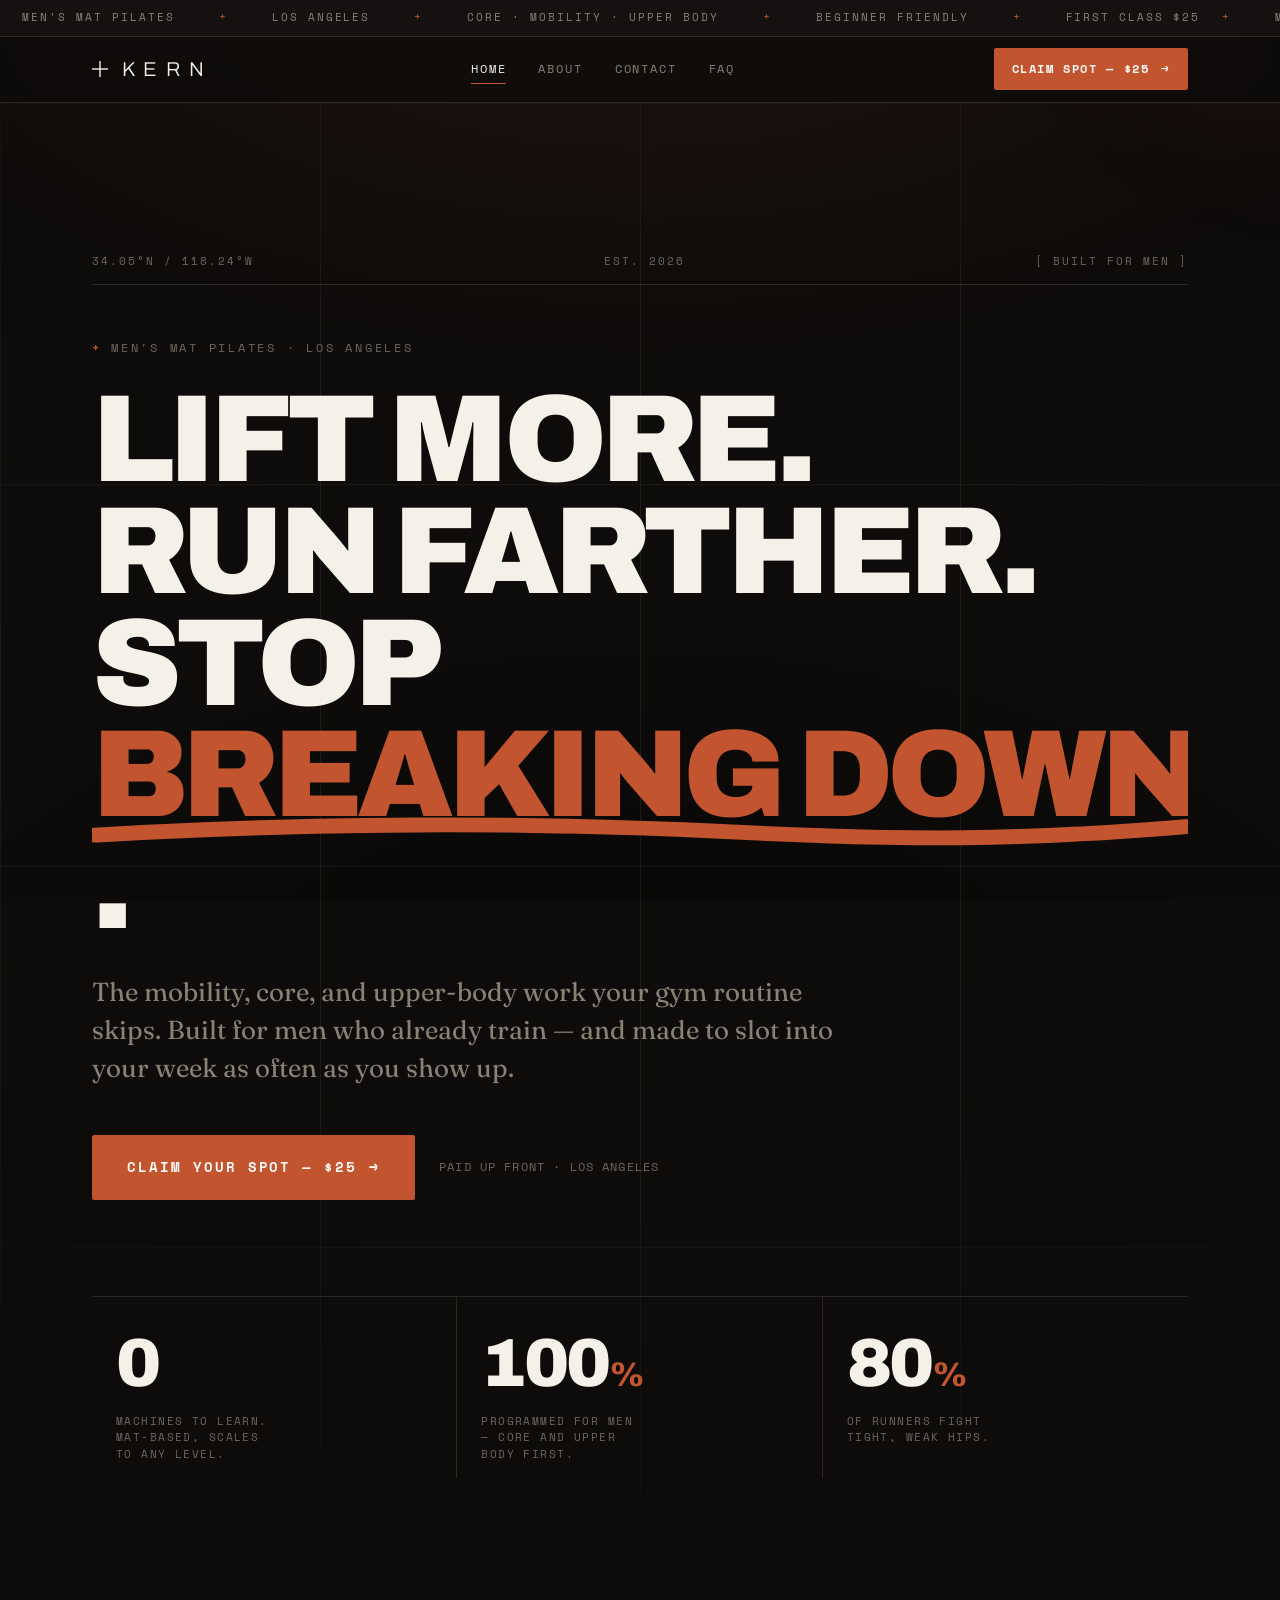
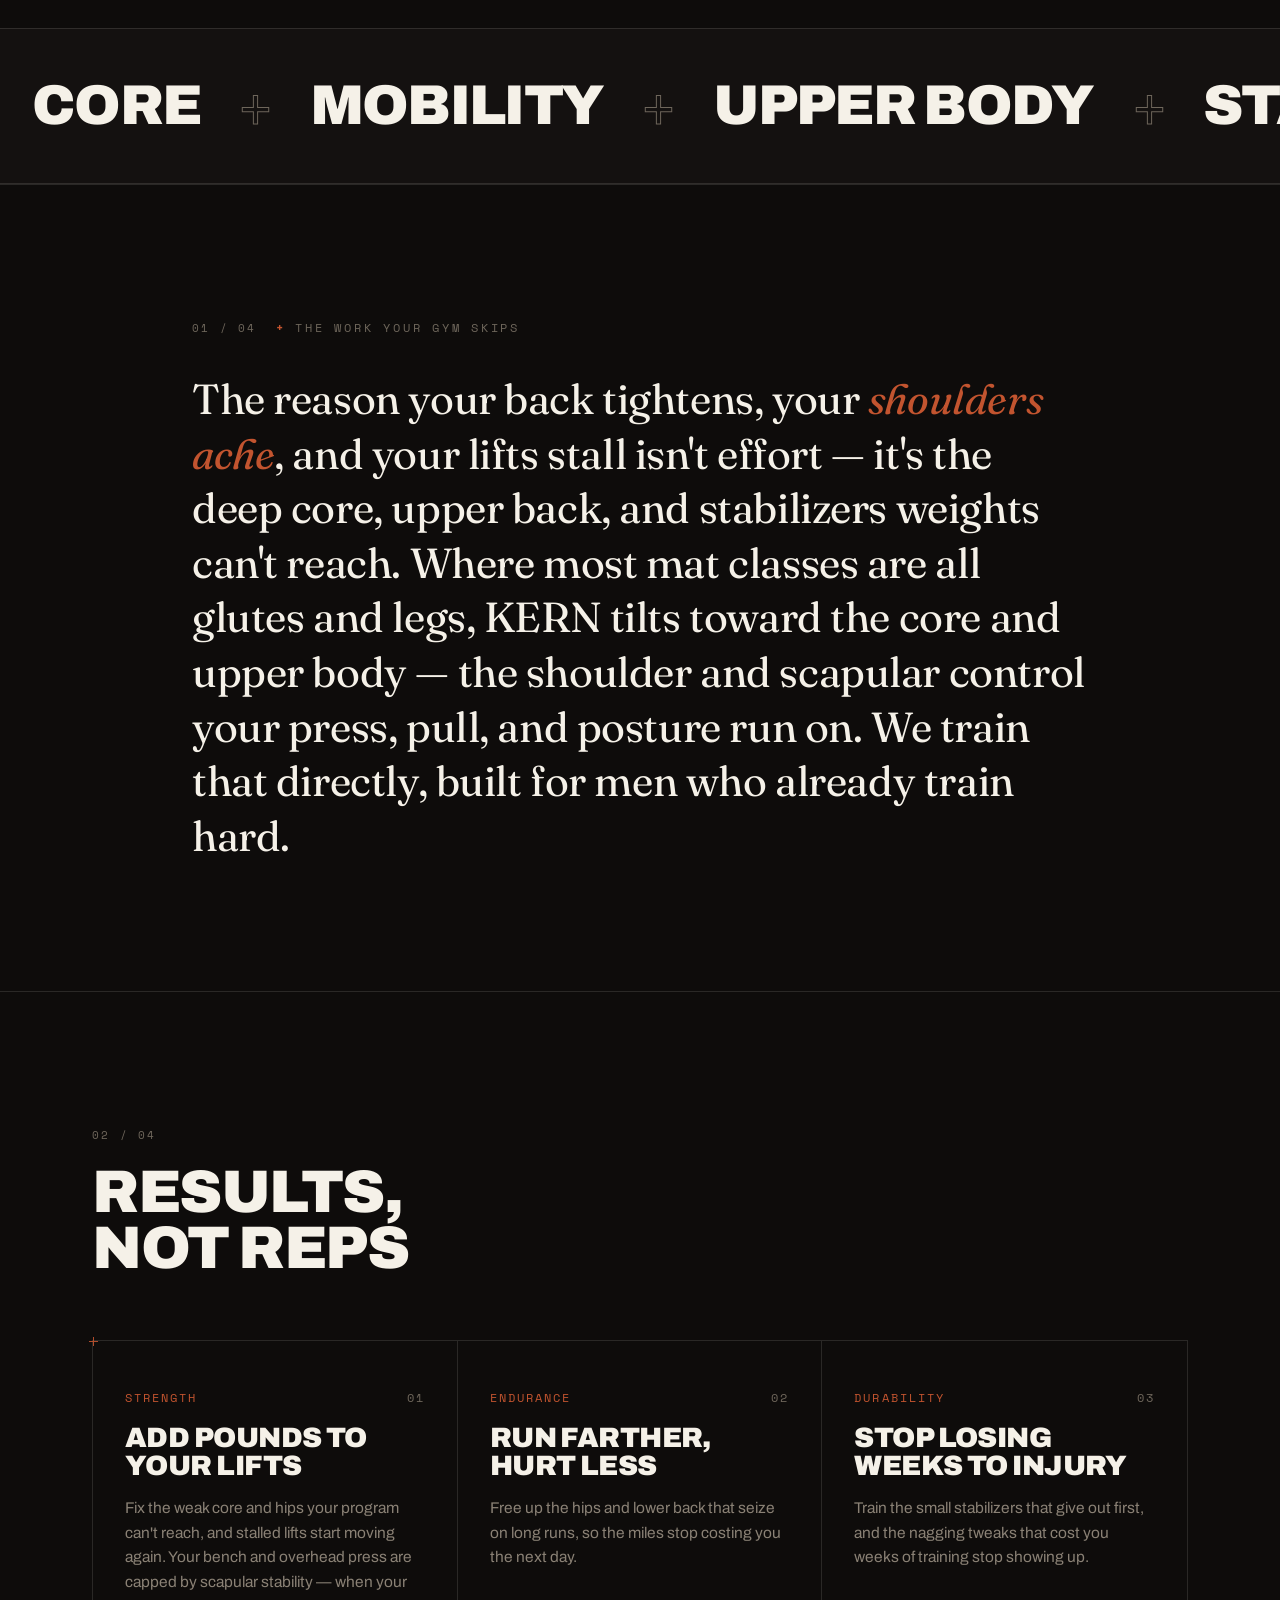
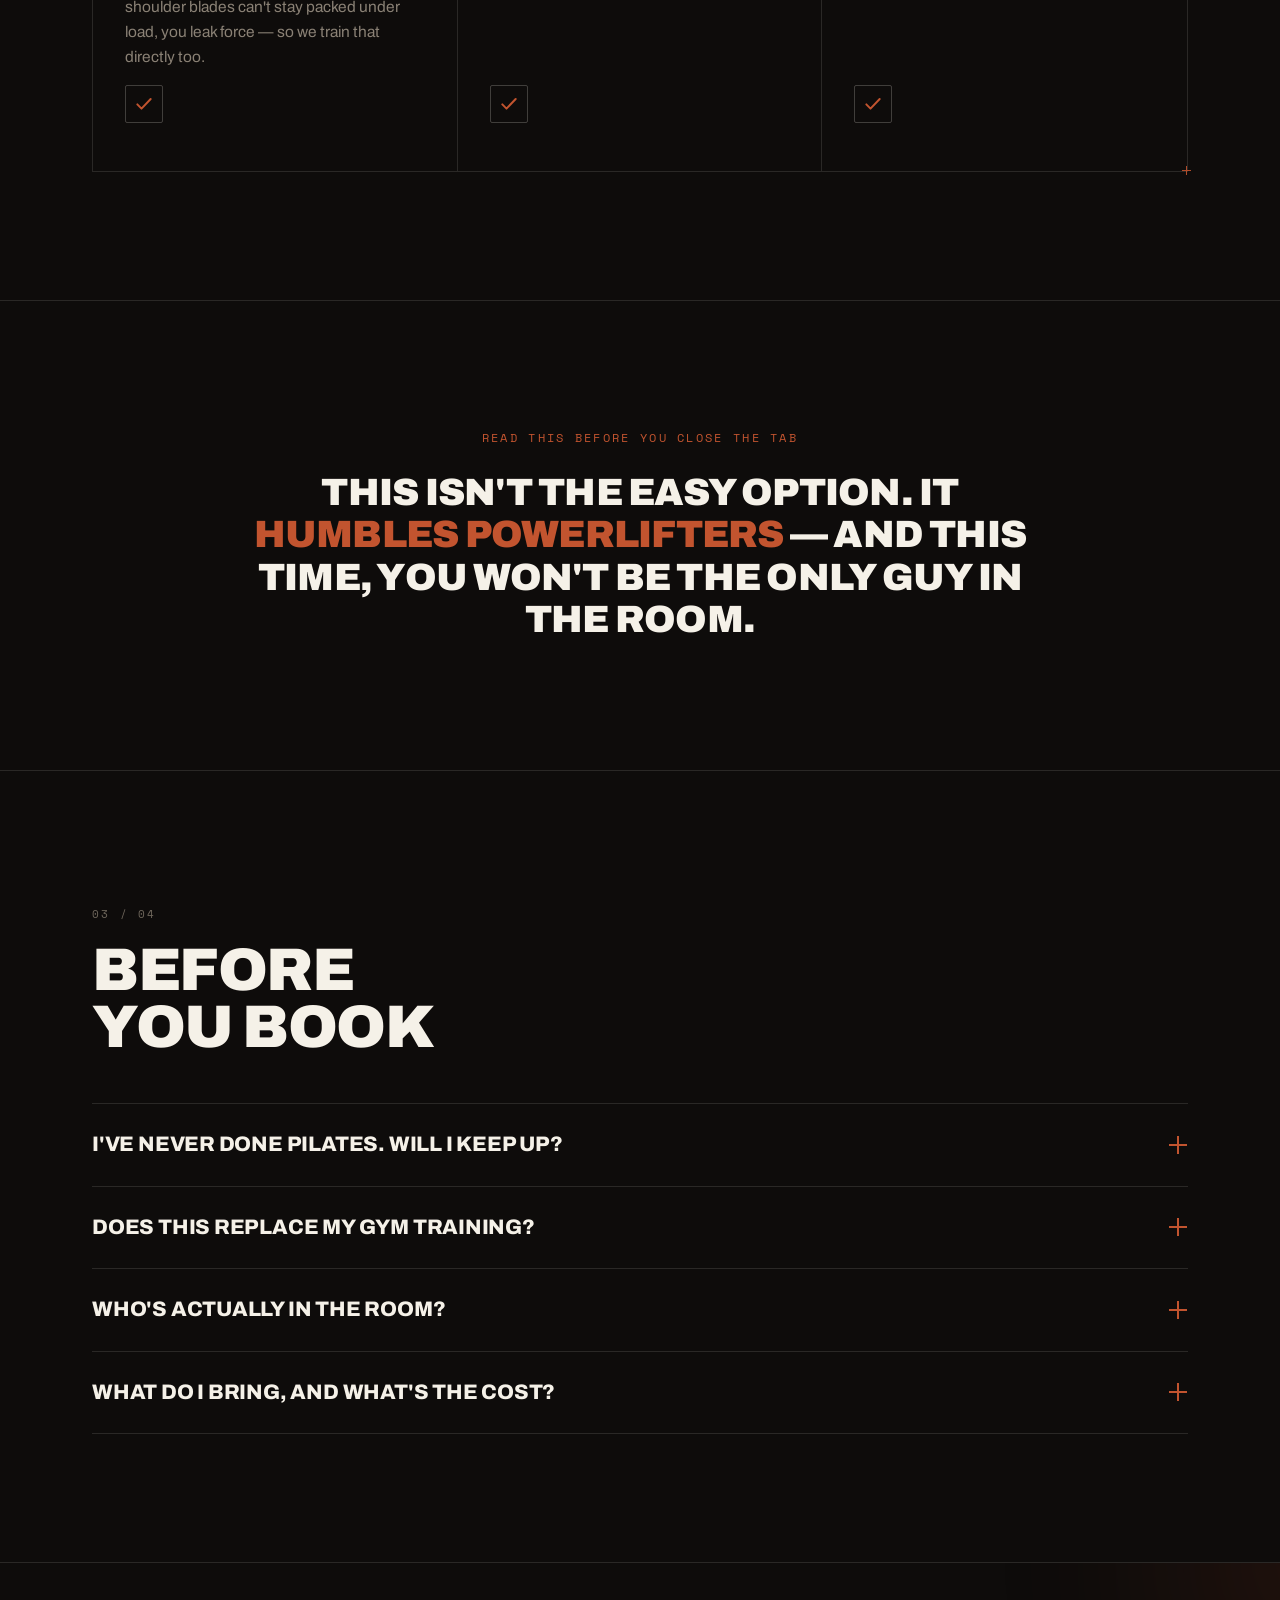
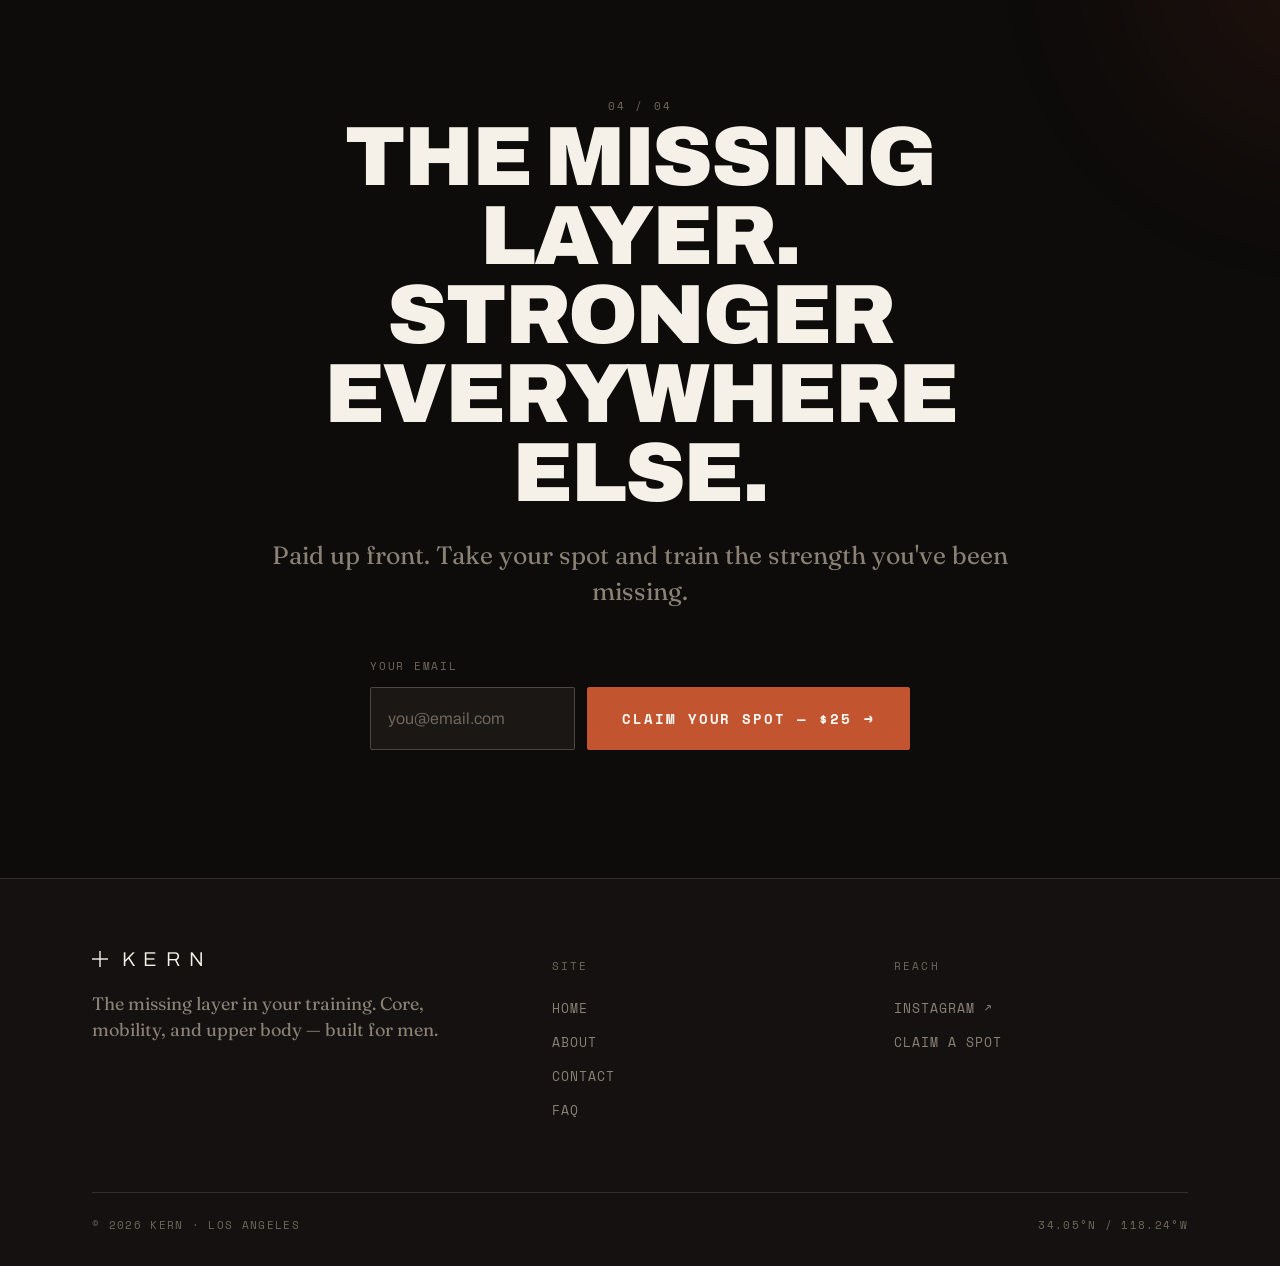
<file: index.html>
<!DOCTYPE html>
<html lang="en">
<head>
<meta charset="utf-8" />
<meta name="viewport" content="width=device-width, initial-scale=1" />
<title>KERN — Men's Mat Pilates, Los Angeles</title>
<meta name="description" content="The missing layer in men's training. Core, mobility, and upper-body work your gym routine skips. Mat Pilates built for men — Los Angeles." />
<meta property="og:title" content="KERN — Men's Mat Pilates, Los Angeles" />
<meta property="og:description" content="The work your gym skips: core, mobility, upper body. Built for men who already train. Los Angeles." />
<meta property="og:image" content="https://trainkern.com/assets/og.png" />
<meta name="theme-color" content="#0E0C0B" />
<link rel="icon" href="assets/mark.png" />
<script>document.documentElement.classList.add('js');</script>
<link rel="preconnect" href="https://fonts.googleapis.com" />
<link rel="preconnect" href="https://fonts.gstatic.com" crossorigin />
<link href="https://fonts.googleapis.com/css2?family=Archivo:wght@300;400;500;600;800;900&family=Fraunces:opsz,wght@9..144,400;9..144,500&family=Space+Mono:wght@400;700&display=swap" rel="stylesheet" />
<link rel="stylesheet" href="assets/kern.css" />
</head>
<body>

<!-- UTILITY TICKER -->
<div class="ticker" aria-hidden="true">
  <div class="ticker-track">
    <span>Men's mat Pilates<span></span>Los Angeles<span></span>Core · Mobility · Upper body<span></span>Beginner friendly<span></span>First class $25</span>
    <span>Men's mat Pilates<span></span>Los Angeles<span></span>Core · Mobility · Upper body<span></span>Beginner friendly<span></span>First class $25</span>
  </div>
</div>

<!-- NAV -->
<header class="nav">
  <div class="wrap">
    <a class="brand" href="index.html" aria-label="KERN home">
      <svg class="xh" viewBox="0 0 16 16" aria-hidden="true"><line x1="8" y1="0" x2="8" y2="16"/><line x1="0" y1="8" x2="16" y2="8"/></svg>
      <span class="word">KERN</span>
    </a>
    <nav class="nav-links" aria-label="Primary">
      <a href="index.html" aria-current="page">Home</a>
      <a href="about.html">About</a>
      <a href="contact.html">Contact</a>
      <a href="#faq">FAQ</a>
    </nav>
    <div class="nav-actions">
      <a class="btn btn--sm" href="#claim" data-magnetic>Claim spot — $25 <span class="arw">→</span></a>
    </div>
  </div>
</header>

<main id="top">

  <!-- HERO -->
  <section class="hero">
    <div class="gridlines" aria-hidden="true"></div>
    <div class="mesh" aria-hidden="true">
      <span class="blob b1"></span><span class="blob b2"></span><span class="blob b3"></span>
    </div>
    <div class="wrap">
      <div class="hero-coords" data-reveal>
        <span>34.05°N / 118.24°W</span>
        <span>Est. 2026</span>
        <span>[ BUILT FOR MEN ]</span>
      </div>
      <span class="eyebrow" data-reveal>Men's mat Pilates · Los Angeles</span>
      <h1 data-reveal data-d="1"><span class="line">Lift more.</span><span class="line">Run farther.</span><span class="line">Stop <span class="hl">breaking down<svg viewBox="0 0 300 20" preserveAspectRatio="none" aria-hidden="true"><path d="M4 13 C 60 6, 120 6, 170 11 S 250 16, 296 8" /></svg></span>.</span></h1>
      <p class="hero-sub" data-reveal data-d="2">The mobility, core, and upper-body work your gym routine skips. Built for men who already train — and made to slot into your week as often as you show up.</p>
      <div class="hero-cta" data-reveal data-d="2">
        <a class="btn btn--lg" href="#claim" data-magnetic>Claim your spot — $25 <span class="arw">→</span></a>
        <span class="fine">Paid up front · Los Angeles</span>
      </div>

      <div class="stats">
        <div class="stat" data-reveal>
          <span class="num" data-count="0">0</span>
          <span class="lab">Machines to learn. Mat-based, scales to any level.</span>
        </div>
        <div class="stat" data-reveal data-d="1">
          <span class="num" data-count="100" data-suffix="%">100%</span>
          <span class="lab">Programmed for men — core and upper body first.</span>
        </div>
        <div class="stat" data-reveal data-d="2">
          <span class="num" data-count="80" data-suffix="%">80%</span>
          <span class="lab">Of runners fight tight, weak hips.</span>
        </div>
      </div>
    </div>
  </section>

  <!-- KEYWORD BAND -->
  <div class="band" aria-hidden="true">
    <div class="band-track">
      <span>Core</span><span class="dot">+</span><span>Mobility</span><span class="dot">+</span><span>Upper body</span><span class="dot">+</span><span>Stability</span><span class="dot">+</span>
      <span>Core</span><span class="dot">+</span><span>Mobility</span><span class="dot">+</span><span>Upper body</span><span class="dot">+</span><span>Stability</span><span class="dot">+</span>
    </div>
  </div>

  <!-- PROMISE -->
  <section class="section promise" id="class">
    <div class="wrap">
      <span class="index-tag">01 / 04</span>
      <span class="eyebrow" style="margin-left:16px" data-reveal>The work your gym skips</span>
      <p class="lede" data-reveal data-d="1">The reason your back tightens, your <em>shoulders ache</em>, and your lifts stall isn't effort — it's the deep core, upper back, and stabilizers weights can't reach. Where most mat classes are all glutes and legs, KERN tilts toward the core and upper body — the shoulder and scapular control your press, pull, and posture run on. We train that directly, built for men who already train hard.</p>
    </div>
  </section>

  <!-- BENEFITS -->
  <section class="section benefits" id="benefits">
    <div class="wrap">
      <div class="section-head" data-reveal>
        <span class="index-tag">02 / 04</span>
        <h2>Results,<br />not reps</h2>
      </div>
      <div class="b-grid frame" data-reveal>
        <article class="benefit">
          <span class="b-kicker">Strength <span class="no">01</span></span>
          <span class="b-title">Add pounds to your lifts</span>
          <p>Fix the weak core and hips your program can't reach, and stalled lifts start moving again. Your bench and overhead press are capped by scapular stability — when your shoulder blades can't stay packed under load, you leak force — so we train that directly too.</p>
          <span class="b-check" aria-hidden="true"><svg viewBox="0 0 24 24"><path d="M4 12.5l5 5L20 6" /></svg></span>
        </article>
        <article class="benefit">
          <span class="b-kicker">Endurance <span class="no">02</span></span>
          <span class="b-title">Run farther, hurt less</span>
          <p>Free up the hips and lower back that seize on long runs, so the miles stop costing you the next day.</p>
          <span class="b-check" aria-hidden="true"><svg viewBox="0 0 24 24"><path d="M4 12.5l5 5L20 6" /></svg></span>
        </article>
        <article class="benefit">
          <span class="b-kicker">Durability <span class="no">03</span></span>
          <span class="b-title">Stop losing weeks to injury</span>
          <p>Train the small stabilizers that give out first, and the nagging tweaks that cost you weeks of training stop showing up.</p>
          <span class="b-check" aria-hidden="true"><svg viewBox="0 0 24 24"><path d="M4 12.5l5 5L20 6" /></svg></span>
        </article>
      </div>
    </div>
  </section>

  <!-- OBJECTION -->
  <section class="section objection">
    <div class="wrap" data-reveal>
      <span class="tag">Read this before you close the tab</span>
      <p>This isn't the easy option. It <em>humbles powerlifters</em> — and this time, you won't be the only guy in the room.</p>
    </div>
  </section>

  <!-- FAQ -->
  <section class="section faq" id="faq">
    <div class="wrap">
      <div class="section-head" data-reveal>
        <span class="index-tag">03 / 04</span>
        <h2>Before<br />you book</h2>
      </div>
      <div class="faq-list" data-reveal data-d="1">
        <details>
          <summary>I've never done Pilates. Will I keep up?<span class="faq-ico" aria-hidden="true"></span></summary>
          <p class="faq-a">Everyone in the room is starting from the same place. It's mat-based — no intimidating machines — and every movement scales to you. You won't be behind; you'll be working.</p>
        </details>
        <details>
          <summary>Does this replace my gym training?<span class="faq-ico" aria-hidden="true"></span></summary>
          <p class="faq-a">No — it's built to slot into your training week. It makes everything else work better: shoulder mobility for a bigger overhead press, t-spine for your bench, open hips for a deeper squat. Come as often as you train, and keep your push-pull-legs and runs exactly as they are.</p>
        </details>
        <details>
          <summary>Who's actually in the room?<span class="faq-ico" aria-hidden="true"></span></summary>
          <p class="faq-a">People who train. KERN is built and programmed for men — and women are welcome too. Everyone starts from the same place, so you're never the odd one out, just people who want the same thing you do.</p>
        </details>
        <details>
          <summary>What do I bring, and what's the cost?<span class="faq-ico" aria-hidden="true"></span></summary>
          <p class="faq-a">Just yourself, water, and clothes you can move in. Mats are provided. Your first class is $25, paid up front to hold your spot.</p>
        </details>
      </div>
    </div>
  </section>

  <!-- FINAL CTA -->
  <section class="section final" id="claim">
    <div class="mesh" aria-hidden="true"><span class="blob b2" style="opacity:.22"></span></div>
    <div class="wrap">
      <span class="index-tag" data-reveal>04 / 04</span>
      <h2 data-reveal>The missing layer.<br />Stronger everywhere else.</h2>
      <p class="lede" data-reveal data-d="1">Paid up front. Take your spot and train the strength you've been missing.</p>
      <form class="lead-form" id="lead-form" data-reveal data-d="1" method="POST" novalidate>
        <label class="field-label" for="email">Your email</label>
        <div class="field-row">
          <input class="field" type="email" id="email" name="email" inputmode="email" autocomplete="email" placeholder="you@email.com" required aria-describedby="form-err" />
          <button class="btn btn--lg" type="submit" id="submit-btn" data-magnetic>
            <span class="btn-label">Claim your spot — $25</span> <span class="arw">→</span>
          </button>
        </div>
        <input class="hp" type="text" name="_gotcha" tabindex="-1" autocomplete="off" aria-hidden="true" />
        <p class="form-err" id="form-err" role="alert" hidden>Please enter a valid email so we can hold your spot.</p>
      </form>
      <div class="lead-thanks" id="lead-thanks" hidden>
        <span class="check-big" aria-hidden="true"><svg viewBox="0 0 24 24"><path d="M4 12.5l5 5L20 6" /></svg></span>
        <p class="thanks-title">Thanks — check your inbox</p>
        <p class="thanks-sub">Your spot request is in. Watch your email for the class details and how to pay.</p>
      </div>
    </div>
  </section>

</main>

<footer>
  <div class="wrap">
    <div class="foot-grid">
      <div class="foot-brand">
        <a class="brand" href="index.html" aria-label="KERN home">
          <svg class="xh" viewBox="0 0 16 16" aria-hidden="true"><line x1="8" y1="0" x2="8" y2="16"/><line x1="0" y1="8" x2="16" y2="8"/></svg>
          <span class="word">KERN</span>
        </a>
        <p>The missing layer in your training. Core, mobility, and upper body — built for men.</p>
      </div>
      <div class="foot-col">
        <h4>Site</h4>
        <a href="index.html">Home</a>
        <a href="about.html">About</a>
        <a href="contact.html">Contact</a>
        <a href="#faq">FAQ</a>
      </div>
      <div class="foot-col">
        <h4>Reach</h4>
        <a href="https://instagram.com/trainkern" target="_blank" rel="noopener">Instagram ↗</a>
        <a href="#claim">Claim a spot</a>
      </div>
    </div>
    <div class="foot-bar">
      <small>© 2026 KERN · Los Angeles</small>
      <small>34.05°N / 118.24°W</small>
    </div>
  </div>
</footer>

<script src="assets/kern.js"></script>
<script>
  /* Lead form → Formspree (emails the lead to chou.chr@northeastern.edu) */
  (function(){
    var FORM_ENDPOINT = "https://formspree.io/f/mwvdgyjk";
    var form = document.getElementById('lead-form');
    if(!form) return;
    var thanks   = document.getElementById('lead-thanks');
    var err      = document.getElementById('form-err');
    var email    = document.getElementById('email');
    var btn      = document.getElementById('submit-btn');
    var label    = btn.querySelector('.btn-label');
    var honeypot = form.querySelector('input[name="_gotcha"]');
    var EMAIL_RE = /^[^\s@]+@[^\s@]+\.[^\s@]+$/;

    function showError(msg){ err.textContent = msg; err.hidden = false; }
    function resetBtn(){ btn.disabled = false; label.textContent = 'Claim your spot — $25'; }
    function succeed(){ form.hidden = true; thanks.hidden = false; thanks.setAttribute('tabindex','-1'); thanks.focus(); }

    form.addEventListener('submit', function(e){
      e.preventDefault();
      err.hidden = true;
      if(honeypot && honeypot.value){ succeed(); return; }
      var value = (email.value || '').trim();
      if(!EMAIL_RE.test(value)){ showError('Please enter a valid email so we can hold your spot.'); email.focus(); return; }
      btn.disabled = true; label.textContent = 'Sending…';
      if(FORM_ENDPOINT.indexOf('YOUR_FORM_ID') !== -1){ showError('Form isn’t connected yet — add your Formspree ID.'); resetBtn(); return; }
      fetch(FORM_ENDPOINT, { method:'POST', headers:{'Accept':'application/json'}, body:new FormData(form) })
        .then(function(res){ if(res.ok){ succeed(); } else { throw new Error('bad status '+res.status); } })
        .catch(function(){ showError('Something went wrong — please try again.'); resetBtn(); });
    });
  })();
</script>

</body>
</html>
</file>
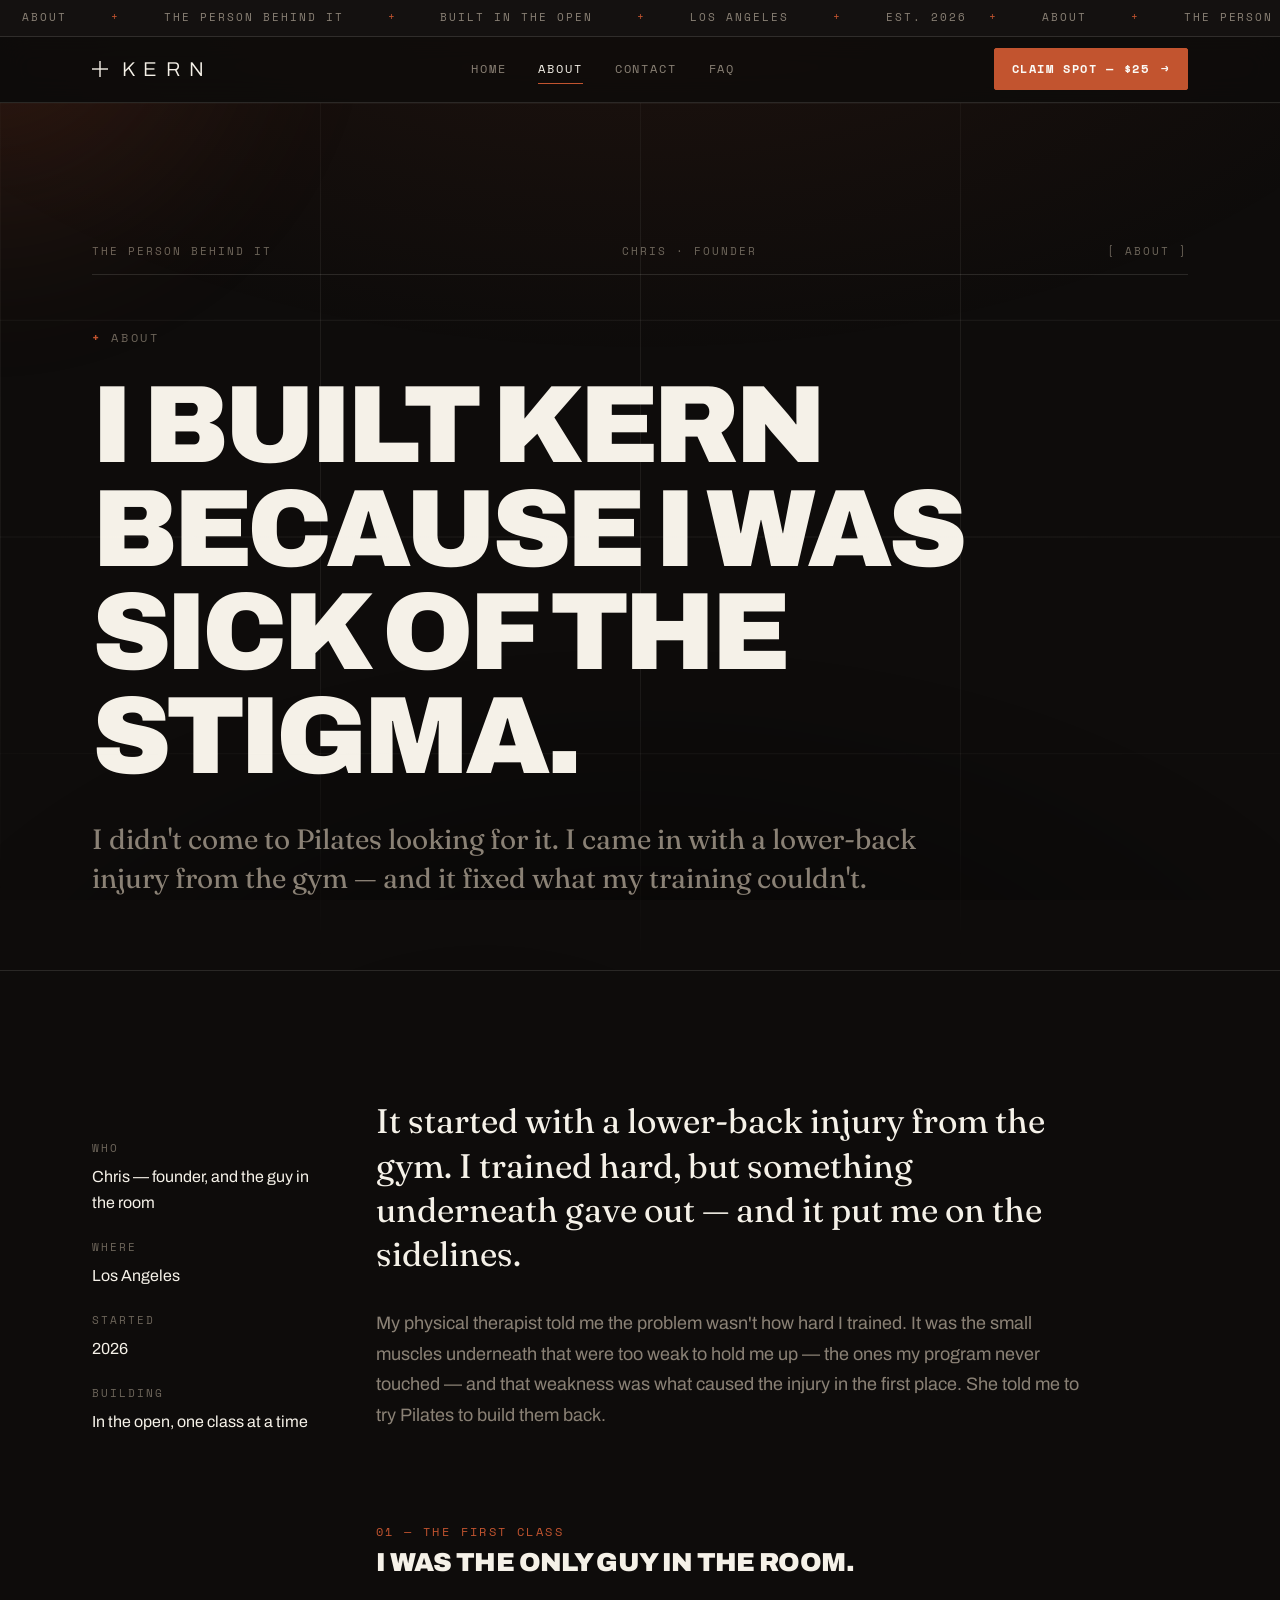
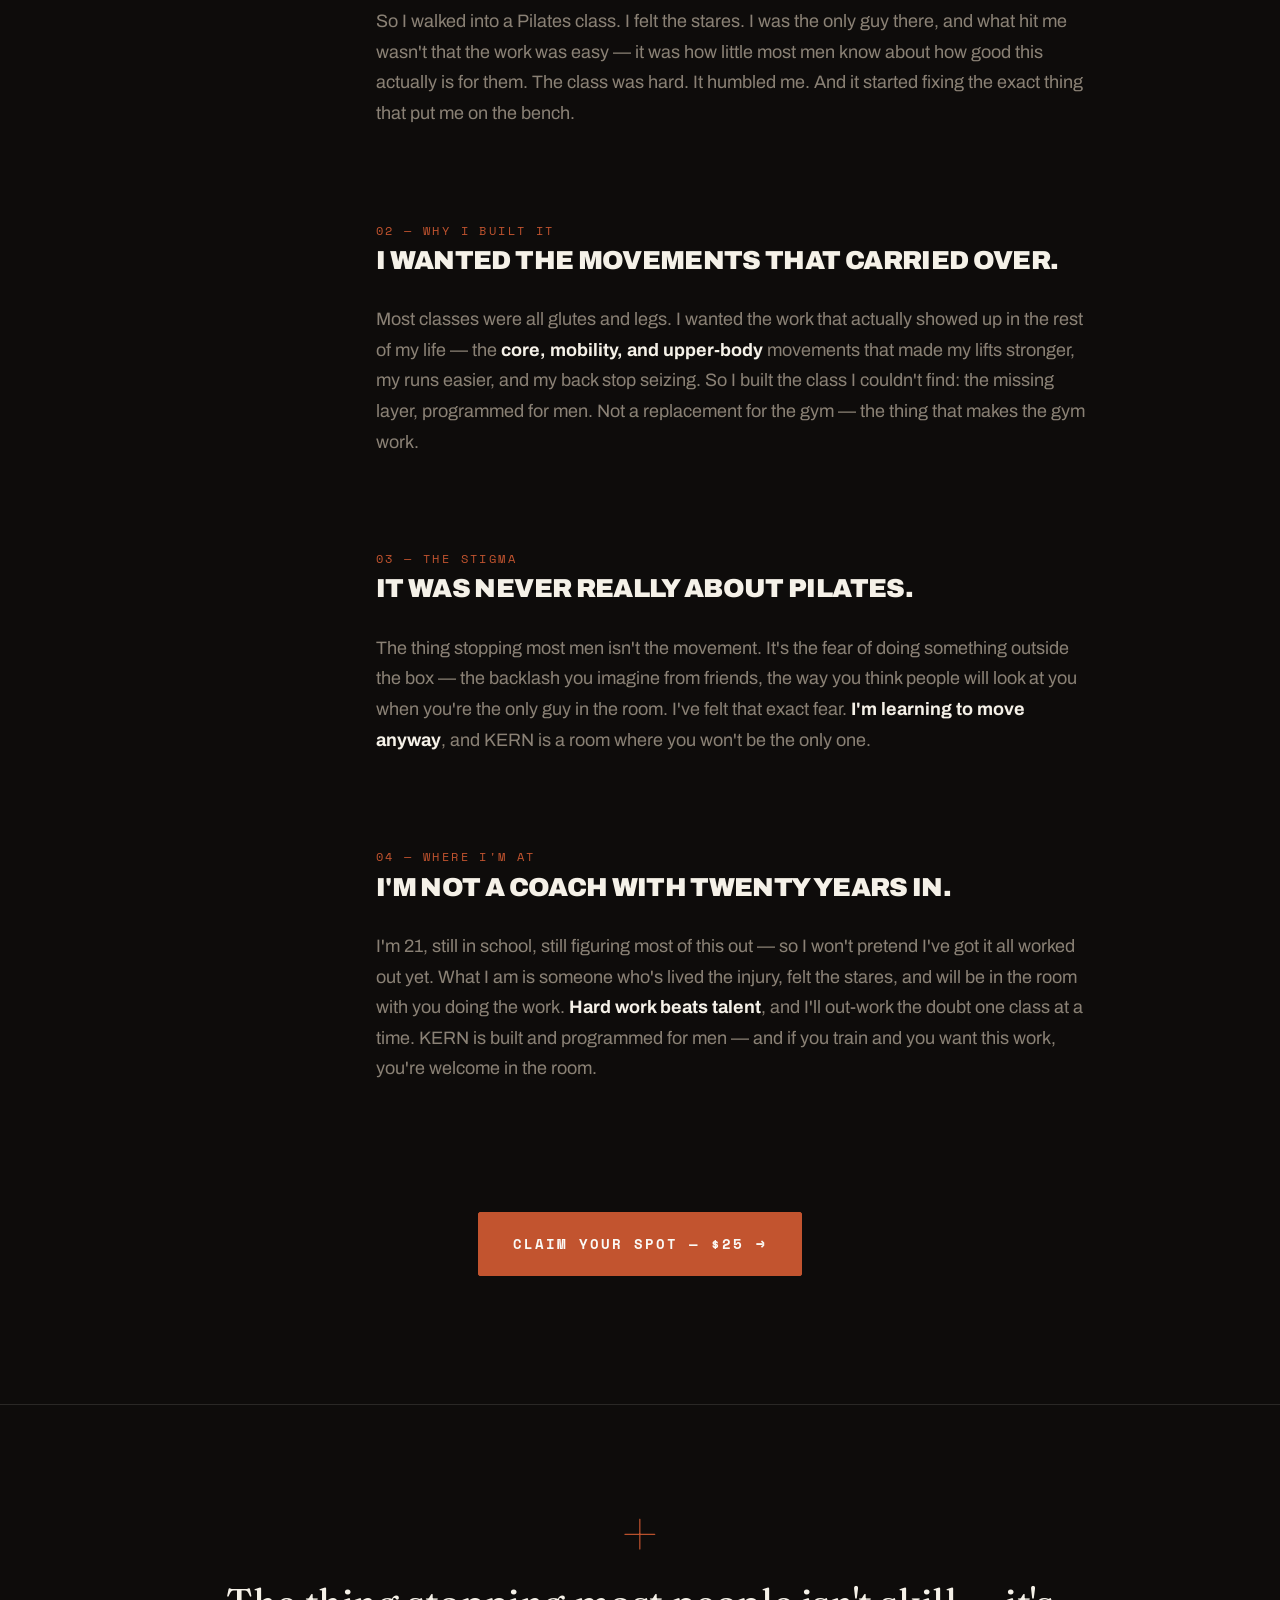
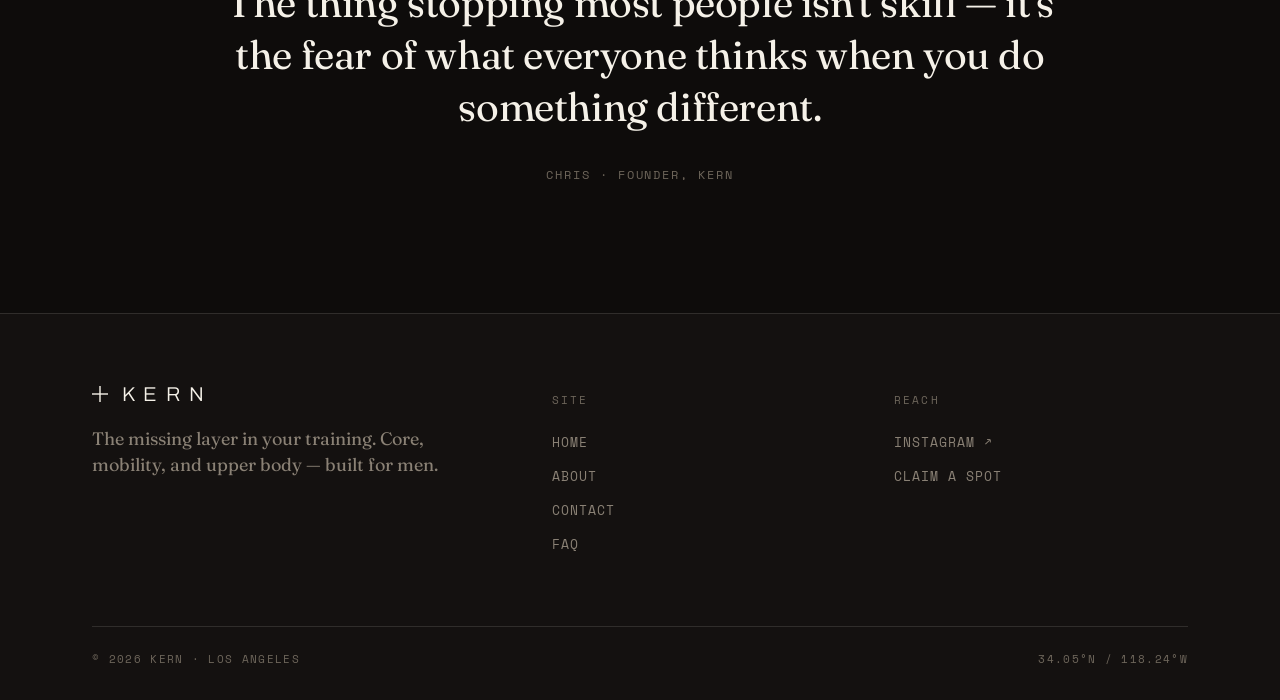
<file: about.html>
<!DOCTYPE html>
<html lang="en">
<head>
<meta charset="utf-8" />
<meta name="viewport" content="width=device-width, initial-scale=1" />
<title>About — KERN</title>
<meta name="description" content="Why KERN exists. Built for men who write Pilates off — by someone who did too, until it fixed what his training couldn't." />
<meta property="og:title" content="About — KERN" />
<meta property="og:description" content="I built KERN because I was sick of the stigma around men doing Pilates." />
<meta property="og:image" content="https://trainkern.com/assets/og.png" />
<meta name="theme-color" content="#0E0C0B" />
<link rel="icon" href="assets/mark.png" />
<script>document.documentElement.classList.add('js');</script>
<link rel="preconnect" href="https://fonts.googleapis.com" />
<link rel="preconnect" href="https://fonts.gstatic.com" crossorigin />
<link href="https://fonts.googleapis.com/css2?family=Archivo:wght@300;400;500;600;800;900&family=Fraunces:opsz,wght@9..144,400;9..144,500&family=Space+Mono:wght@400;700&display=swap" rel="stylesheet" />
<link rel="stylesheet" href="assets/kern.css" />
</head>
<body>

<div class="ticker" aria-hidden="true">
  <div class="ticker-track">
    <span>About<span></span>The person behind it<span></span>Built in the open<span></span>Los Angeles<span></span>Est. 2026</span>
    <span>About<span></span>The person behind it<span></span>Built in the open<span></span>Los Angeles<span></span>Est. 2026</span>
  </div>
</div>

<header class="nav">
  <div class="wrap">
    <a class="brand" href="index.html" aria-label="KERN home">
      <svg class="xh" viewBox="0 0 16 16" aria-hidden="true"><line x1="8" y1="0" x2="8" y2="16"/><line x1="0" y1="8" x2="16" y2="8"/></svg>
      <span class="word">KERN</span>
    </a>
    <nav class="nav-links" aria-label="Primary">
      <a href="index.html">Home</a>
      <a href="about.html" aria-current="page">About</a>
      <a href="contact.html">Contact</a>
      <a href="index.html#faq">FAQ</a>
    </nav>
    <div class="nav-actions">
      <a class="btn btn--sm" href="index.html#claim" data-magnetic>Claim spot — $25 <span class="arw">→</span></a>
    </div>
  </div>
</header>

<main id="top">

  <section class="page-head">
    <div class="gridlines" aria-hidden="true"></div>
    <div class="mesh" aria-hidden="true"><span class="blob b1" style="opacity:.22"></span><span class="blob b3"></span></div>
    <div class="wrap">
      <div class="hero-coords" data-reveal>
        <span>The person behind it</span>
        <span>Chris · Founder</span>
        <span>[ ABOUT ]</span>
      </div>
      <span class="eyebrow" data-reveal>About</span>
      <h1 data-reveal data-d="1">I built KERN because I was sick of the stigma.</h1>
      <p class="lede" data-reveal data-d="2">I didn't come to Pilates looking for it. I came in with a lower-back injury from the gym — and it fixed what my training couldn't.</p>
    </div>
  </section>

  <section class="section">
    <div class="wrap">
      <div class="meta-split">
        <dl class="meta-col" data-reveal>
          <dt>Who</dt><dd>Chris — founder, and the guy in the room</dd>
          <dt>Where</dt><dd>Los Angeles</dd>
          <dt>Started</dt><dd>2026</dd>
          <dt>Building</dt><dd>In the open, one class at a time</dd>
        </dl>
        <div class="prose" data-reveal data-d="1">
          <p class="big">It started with a lower-back injury from the gym. I trained hard, but something underneath gave out — and it put me on the sidelines.</p>
          <p>My physical therapist told me the problem wasn't how hard I trained. It was the small muscles underneath that were too weak to hold me up — the ones my program never touched — and that weakness was what caused the injury in the first place. She told me to try Pilates to build them back.</p>

          <h3><span class="no">01 — The first class</span>I was the only guy in the room.</h3>
          <p>So I walked into a Pilates class. I felt the stares. I was the only guy there, and what hit me wasn't that the work was easy — it was how little most men know about how good this actually is for them. The class was hard. It humbled me. And it started fixing the exact thing that put me on the bench.</p>

          <h3><span class="no">02 — Why I built it</span>I wanted the movements that carried over.</h3>
          <p>Most classes were all glutes and legs. I wanted the work that actually showed up in the rest of my life — the <strong>core, mobility, and upper-body</strong> movements that made my lifts stronger, my runs easier, and my back stop seizing. So I built the class I couldn't find: the missing layer, programmed for men. Not a replacement for the gym — the thing that makes the gym work.</p>

          <h3><span class="no">03 — The stigma</span>It was never really about Pilates.</h3>
          <p>The thing stopping most men isn't the movement. It's the fear of doing something outside the box — the backlash you imagine from friends, the way you think people will look at you when you're the only guy in the room. I've felt that exact fear. <strong>I'm learning to move anyway</strong>, and KERN is a room where you won't be the only one.</p>

          <h3><span class="no">04 — Where I'm at</span>I'm not a coach with twenty years in.</h3>
          <p>I'm 21, still in school, still figuring most of this out — so I won't pretend I've got it all worked out yet. What I am is someone who's lived the injury, felt the stares, and will be in the room with you doing the work. <strong>Hard work beats talent</strong>, and I'll out-work the doubt one class at a time. KERN is built and programmed for men — and if you train and you want this work, you're welcome in the room.</p>
        </div>
      </div>

      <div style="text-align:center; margin-top:var(--s10);" data-reveal>
        <a class="btn btn--lg" href="index.html#claim" data-magnetic>Claim your spot — $25 <span class="arw">→</span></a>
      </div>
    </div>
  </section>

  <section class="section quote">
    <div class="wrap" data-reveal>
      <span class="mark">+</span>
      <blockquote>The thing stopping most people isn't skill — it's the fear of what everyone thinks when you do something different.</blockquote>
      <span class="who">Chris · Founder, KERN</span>
    </div>
  </section>

</main>

<footer>
  <div class="wrap">
    <div class="foot-grid">
      <div class="foot-brand">
        <a class="brand" href="index.html" aria-label="KERN home">
          <svg class="xh" viewBox="0 0 16 16" aria-hidden="true"><line x1="8" y1="0" x2="8" y2="16"/><line x1="0" y1="8" x2="16" y2="8"/></svg>
          <span class="word">KERN</span>
        </a>
        <p>The missing layer in your training. Core, mobility, and upper body — built for men.</p>
      </div>
      <div class="foot-col">
        <h4>Site</h4>
        <a href="index.html">Home</a>
        <a href="about.html">About</a>
        <a href="contact.html">Contact</a>
        <a href="index.html#faq">FAQ</a>
      </div>
      <div class="foot-col">
        <h4>Reach</h4>
        <a href="https://instagram.com/trainkern" target="_blank" rel="noopener">Instagram ↗</a>
        <a href="index.html#claim">Claim a spot</a>
      </div>
    </div>
    <div class="foot-bar">
      <small>© 2026 KERN · Los Angeles</small>
      <small>34.05°N / 118.24°W</small>
    </div>
  </div>
</footer>

<script src="assets/kern.js"></script>
</body>
</html>
</file>
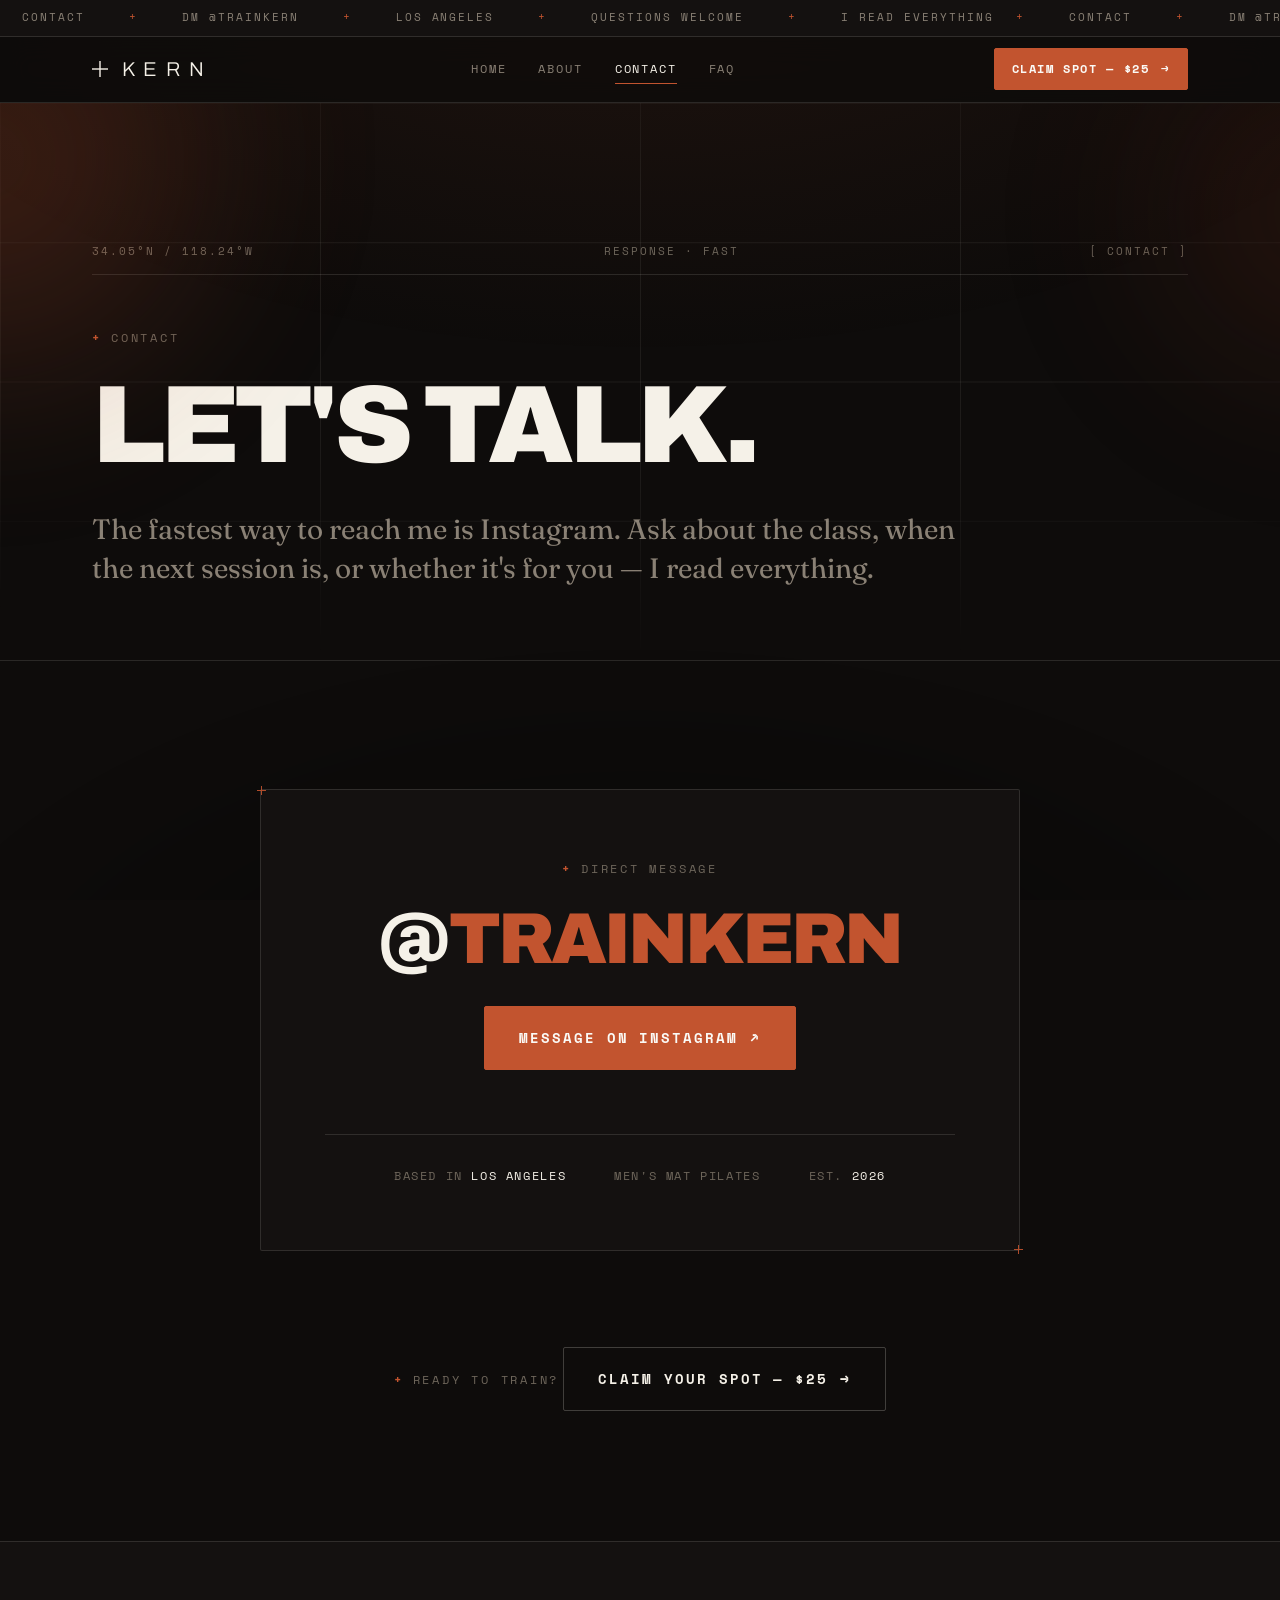
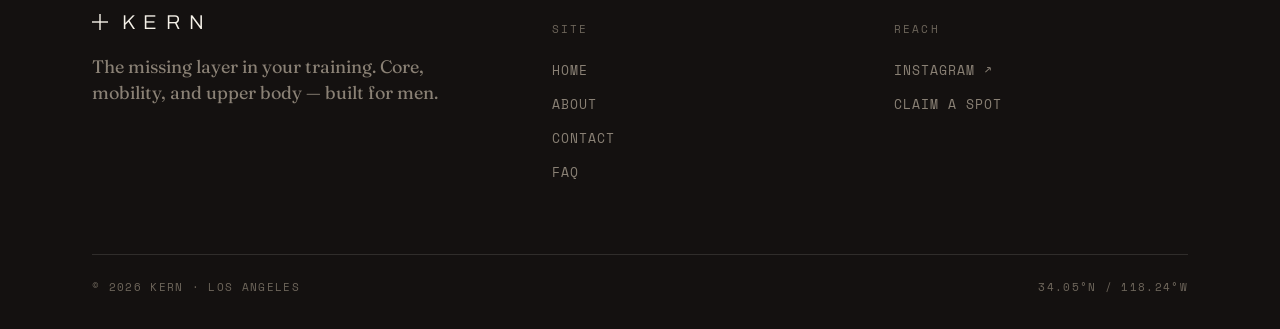
<file: contact.html>
<!DOCTYPE html>
<html lang="en">
<head>
<meta charset="utf-8" />
<meta name="viewport" content="width=device-width, initial-scale=1" />
<title>Contact — KERN</title>
<meta name="description" content="Reach KERN. DM @trainkern on Instagram — questions about the class, the next session, or whether it's for you." />
<meta property="og:title" content="Contact — KERN" />
<meta property="og:description" content="DM @trainkern on Instagram." />
<meta property="og:image" content="https://trainkern.com/assets/og.png" />
<meta name="theme-color" content="#0E0C0B" />
<link rel="icon" href="assets/mark.png" />
<script>document.documentElement.classList.add('js');</script>
<link rel="preconnect" href="https://fonts.googleapis.com" />
<link rel="preconnect" href="https://fonts.gstatic.com" crossorigin />
<link href="https://fonts.googleapis.com/css2?family=Archivo:wght@300;400;500;600;800;900&family=Fraunces:opsz,wght@9..144,400;9..144,500&family=Space+Mono:wght@400;700&display=swap" rel="stylesheet" />
<link rel="stylesheet" href="assets/kern.css" />
</head>
<body>

<div class="ticker" aria-hidden="true">
  <div class="ticker-track">
    <span>Contact<span></span>DM @trainkern<span></span>Los Angeles<span></span>Questions welcome<span></span>I read everything</span>
    <span>Contact<span></span>DM @trainkern<span></span>Los Angeles<span></span>Questions welcome<span></span>I read everything</span>
  </div>
</div>

<header class="nav">
  <div class="wrap">
    <a class="brand" href="index.html" aria-label="KERN home">
      <svg class="xh" viewBox="0 0 16 16" aria-hidden="true"><line x1="8" y1="0" x2="8" y2="16"/><line x1="0" y1="8" x2="16" y2="8"/></svg>
      <span class="word">KERN</span>
    </a>
    <nav class="nav-links" aria-label="Primary">
      <a href="index.html">Home</a>
      <a href="about.html">About</a>
      <a href="contact.html" aria-current="page">Contact</a>
      <a href="index.html#faq">FAQ</a>
    </nav>
    <div class="nav-actions">
      <a class="btn btn--sm" href="index.html#claim" data-magnetic>Claim spot — $25 <span class="arw">→</span></a>
    </div>
  </div>
</header>

<main id="top">

  <section class="page-head">
    <div class="gridlines" aria-hidden="true"></div>
    <div class="mesh" aria-hidden="true"><span class="blob b1"></span><span class="blob b2" style="opacity:.24"></span></div>
    <div class="wrap">
      <div class="hero-coords" data-reveal>
        <span>34.05°N / 118.24°W</span>
        <span>Response · Fast</span>
        <span>[ CONTACT ]</span>
      </div>
      <span class="eyebrow" data-reveal>Contact</span>
      <h1 data-reveal data-d="1">Let's talk.</h1>
      <p class="lede" data-reveal data-d="2">The fastest way to reach me is Instagram. Ask about the class, when the next session is, or whether it's for you — I read everything.</p>
    </div>
  </section>

  <section class="section">
    <div class="wrap">
      <div class="contact-card frame" data-reveal>
        <span class="eyebrow">Direct message</span>
        <p class="handle">@<span>trainkern</span></p>
        <a class="btn btn--lg" href="https://instagram.com/trainkern" target="_blank" rel="noopener" data-magnetic>Message on Instagram <span class="arw">↗</span></a>
        <div class="contact-meta">
          <span>Based in <b>Los Angeles</b></span>
          <span>Men's mat Pilates</span>
          <span>Est. <b>2026</b></span>
        </div>
      </div>

      <div style="text-align:center; margin-top:var(--s9);" data-reveal data-d="1">
        <p class="eyebrow" style="justify-content:center; margin-bottom:var(--s5)">Ready to train?</p>
        <a class="btn ghost btn--lg" href="index.html#claim" data-magnetic>Claim your spot — $25 <span class="arw">→</span></a>
      </div>
    </div>
  </section>

</main>

<footer>
  <div class="wrap">
    <div class="foot-grid">
      <div class="foot-brand">
        <a class="brand" href="index.html" aria-label="KERN home">
          <svg class="xh" viewBox="0 0 16 16" aria-hidden="true"><line x1="8" y1="0" x2="8" y2="16"/><line x1="0" y1="8" x2="16" y2="8"/></svg>
          <span class="word">KERN</span>
        </a>
        <p>The missing layer in your training. Core, mobility, and upper body — built for men.</p>
      </div>
      <div class="foot-col">
        <h4>Site</h4>
        <a href="index.html">Home</a>
        <a href="about.html">About</a>
        <a href="contact.html">Contact</a>
        <a href="index.html#faq">FAQ</a>
      </div>
      <div class="foot-col">
        <h4>Reach</h4>
        <a href="https://instagram.com/trainkern" target="_blank" rel="noopener">Instagram ↗</a>
        <a href="index.html#claim">Claim a spot</a>
      </div>
    </div>
    <div class="foot-bar">
      <small>© 2026 KERN · Los Angeles</small>
      <small>34.05°N / 118.24°W</small>
    </div>
  </div>
</footer>

<script src="assets/kern.js"></script>
</body>
</html>
</file>
<file: assets/kern.css>
/* =========================================================
   KERN — blackout luxury / typographic brutalism
   Shared design system. Dark ink canvas, bone text,
   rust = the single signal. The "+" crosshair is the motif.
   ========================================================= */

:root{
  /* --- dark canvas palette --- */
  --ink:#0E0C0B;          /* page background (warm near-black) */
  --ink-2:#141110;        /* raised surface */
  --ink-3:#1B1714;        /* card / input fill */
  --ash:#8A8175;          /* secondary text */
  --stone:#6E665B;        /* captions / muted */
  --bone:#F5F1E8;         /* primary text */
  --chalk:#FBFAF6;        /* pure highlight text */
  --rust:#C2542F;         /* THE signal — one per view */
  --rust-deep:#7A2E1A;    /* pressed / hover */
  --live:#5C8B6C;         /* status only */
  --line:rgba(245,241,232,.12);   /* hairline on dark */
  --line-2:rgba(245,241,232,.22);

  /* spacing (4px base) */
  --s2:8px; --s3:12px; --s4:16px; --s5:24px; --s6:32px;
  --s7:48px; --s8:64px; --s9:96px; --s10:128px;

  --body:"Archivo","Helvetica Neue",Arial,sans-serif;
  --serif:"Fraunces",Georgia,"Times New Roman",serif;
  --mono:"Space Mono","SF Mono",Menlo,monospace;

  --wrap:1160px;
  --nav-h:66px;
}

*{box-sizing:border-box;}
html{scroll-behavior:smooth; scroll-padding-top:calc(var(--nav-h) + 16px);}
body{
  margin:0;
  background:var(--ink);
  color:var(--bone);
  font-family:var(--body);
  font-size:17px;
  line-height:1.6;
  -webkit-font-smoothing:antialiased;
  text-rendering:optimizeLegibility;
  overflow-x:hidden;
}
h1,h2,h3{margin:0; letter-spacing:-.025em; text-transform:uppercase; font-family:var(--body); font-weight:900; line-height:.94;}
p{margin:0;}
a{color:inherit; text-decoration:none;}
img{max-width:100%; display:block;}
::selection{background:var(--rust); color:var(--chalk);}

.wrap{max-width:var(--wrap); margin:0 auto; padding-inline:var(--s6);}

/* subtle film grain + vignette to keep the dark warm, not flat */
body::before{
  content:""; position:fixed; inset:0; z-index:0; pointer-events:none;
  background:
    radial-gradient(120% 90% at 50% -10%, rgba(194,84,47,.10), transparent 55%),
    radial-gradient(100% 80% at 50% 120%, rgba(0,0,0,.5), transparent 60%);
}
body > *{position:relative; z-index:1;}

/* ---------- MICRO: eyebrow + crosshair motif ---------- */
.eyebrow{
  font-family:var(--mono); font-size:11.5px; letter-spacing:.24em;
  text-transform:uppercase; color:var(--stone);
  display:inline-flex; align-items:center; gap:12px;
}
.eyebrow::before{content:"+"; color:var(--rust); font-weight:700; letter-spacing:0;}

/* corner crosshairs drawn on framed blocks */
.frame{position:relative;}
.frame::before,.frame::after{
  content:""; position:absolute; width:9px; height:9px; pointer-events:none;
  background:
    linear-gradient(var(--rust),var(--rust)) center/9px 1px no-repeat,
    linear-gradient(var(--rust),var(--rust)) center/1px 9px no-repeat;
  opacity:.9;
}
.frame::before{top:-4px; left:-4px;}
.frame::after{bottom:-4px; right:-4px;}

/* ---------- UTILITY TICKER BAR ---------- */
.ticker{
  border-bottom:1px solid var(--line);
  background:var(--ink-2);
  overflow:hidden; white-space:nowrap;
  font-family:var(--mono); font-size:11px; letter-spacing:.18em; text-transform:uppercase; color:var(--ash);
}
.ticker-track{display:inline-flex; gap:0; padding-block:9px; animation:ticker 34s linear infinite; will-change:transform;}
.ticker span{padding-inline:22px; display:inline-flex; align-items:center; gap:22px;}
.ticker span::after{content:"+"; color:var(--rust);}
@keyframes ticker{from{transform:translateX(0);}to{transform:translateX(-50%);}}
.ticker:hover .ticker-track{animation-play-state:paused;}

/* ---------- NAV ---------- */
.nav{
  position:sticky; top:0; z-index:60; height:var(--nav-h);
  display:flex; align-items:center;
  background:color-mix(in srgb, var(--ink) 78%, transparent);
  -webkit-backdrop-filter:saturate(1.3) blur(14px);
  backdrop-filter:saturate(1.3) blur(14px);
  border-bottom:1px solid var(--line);
  transition:height .3s ease, background .3s ease;
}
.nav.shrunk{height:54px; background:color-mix(in srgb, var(--ink) 92%, transparent);}
.nav .wrap{display:flex; align-items:center; justify-content:space-between; width:100%; gap:var(--s5);}
.brand{display:inline-flex; align-items:center; gap:12px; color:var(--bone);}
.brand .xh{width:16px; height:16px; flex:none; transition:transform .5s cubic-bezier(.2,.7,.2,1);}
.brand:hover .xh{transform:rotate(90deg);}
.brand .xh line{stroke:var(--bone); stroke-width:1.4;}
.brand .word{font-family:var(--body); font-weight:300; letter-spacing:.42em; font-size:20px; text-transform:uppercase; padding-left:2px;}
.nav-links{display:flex; gap:var(--s6); align-items:center;}
.nav-links a{
  font-family:var(--mono); font-size:11.5px; letter-spacing:.16em; text-transform:uppercase;
  color:var(--ash); position:relative; padding-block:8px;
  transition:color .2s ease;
}
.nav-links a:hover,.nav-links a[aria-current="page"]{color:var(--bone);}
.nav-links a::after{
  content:""; position:absolute; left:0; bottom:2px; height:1px; width:0; background:var(--rust);
  transition:width .28s ease;
}
.nav-links a:hover::after,.nav-links a[aria-current="page"]::after,.nav-links a:focus-visible::after{width:100%;}
.nav-actions{display:flex; align-items:center; gap:var(--s5);}

/* ---------- BUTTON ---------- */
.btn{
  --pad:15px 24px;
  display:inline-flex; align-items:center; gap:12px;
  font-family:var(--mono); font-weight:700; font-size:12.5px; letter-spacing:.14em; text-transform:uppercase;
  color:var(--chalk); background:var(--rust);
  padding:var(--pad); border:1px solid var(--rust); border-radius:2px;
  cursor:pointer; position:relative; overflow:hidden;
  transition:background .22s ease, border-color .22s ease, color .22s ease;
}
.btn > *{position:relative; z-index:1;}
.btn::before{
  content:""; position:absolute; inset:0; z-index:0; background:var(--rust-deep);
  transform:translateY(101%); transition:transform .3s cubic-bezier(.2,.7,.2,1);
}
.btn:hover::before{transform:translateY(0);}
.btn:hover{border-color:var(--rust-deep);}
.btn:active{transform:translateY(1px);}
.btn:focus-visible{outline:2px solid var(--bone); outline-offset:3px;}
.btn .arw{transition:transform .25s ease;}
.btn:hover .arw{transform:translateX(4px);}
.btn--lg{--pad:20px 34px; font-size:14px;}
.btn--sm{--pad:11px 17px; font-size:11.5px;}

/* ghost / secondary */
.btn.ghost{background:transparent; color:var(--bone); border-color:var(--line-2);}
.btn.ghost::before{background:var(--bone);}
.btn.ghost:hover{color:var(--ink); border-color:var(--bone);}

/* ---------- SECTION SHELL ---------- */
.section{padding-block:clamp(72px,10vw,128px); border-top:1px solid var(--line);}
.section-head{max-width:64ch;}
.section-head h2{font-size:clamp(32px,5vw,60px); margin-top:var(--s4);}
.index-tag{font-family:var(--mono); font-size:11px; letter-spacing:.2em; color:var(--stone);}

/* ---------- HERO ---------- */
.hero{position:relative; overflow:hidden; padding-block:clamp(72px,13vw,150px); border-top:none;}
.mesh{position:absolute; inset:-25% -15%; z-index:0; pointer-events:none;}
.blob{position:absolute; border-radius:50%; filter:blur(70px); will-change:transform;}
.blob.b1{width:54vw; height:54vw; left:-10%; top:-18%; background:radial-gradient(circle,var(--rust) 0%,transparent 66%); opacity:.30; animation:drift1 24s ease-in-out infinite;}
.blob.b2{width:44vw; height:44vw; right:-8%; top:-4%; background:radial-gradient(circle,var(--rust-deep) 0%,transparent 64%); opacity:.34; animation:drift2 28s ease-in-out infinite;}
.blob.b3{width:38vw; height:38vw; left:26%; bottom:-26%; background:radial-gradient(circle,#3a2418 0%,transparent 70%); opacity:.5; animation:drift3 32s ease-in-out infinite;}
@keyframes drift1{0%,100%{transform:translate(0,0) scale(1);}50%{transform:translate(6%,5%) scale(1.09);}}
@keyframes drift2{0%,100%{transform:translate(0,0) scale(1);}50%{transform:translate(-5%,7%) scale(1.06);}}
@keyframes drift3{0%,100%{transform:translate(0,0) scale(1);}50%{transform:translate(4%,-6%) scale(1.1);}}

/* faint grid lines behind hero — exposed structure */
.gridlines{position:absolute; inset:0; z-index:0; pointer-events:none;
  background-image:linear-gradient(var(--line) 1px,transparent 1px),linear-gradient(90deg,var(--line) 1px,transparent 1px);
  background-size:100% 25%,25% 100%;
  -webkit-mask-image:radial-gradient(120% 80% at 50% 40%,#000 30%,transparent 78%);
  mask-image:radial-gradient(120% 80% at 50% 40%,#000 30%,transparent 78%);
  opacity:.6;}

.hero .wrap{position:relative; z-index:1;}
.hero-coords{display:flex; justify-content:space-between; font-family:var(--mono); font-size:11px; letter-spacing:.18em; color:var(--stone); text-transform:uppercase; border-bottom:1px solid var(--line); padding-bottom:14px; margin-bottom:var(--s7);}
.hero h1{font-size:clamp(48px,10vw,124px); max-width:15ch; margin-top:var(--s5); letter-spacing:-.045em; line-height:.9;}
.hero h1 .line{display:block; overflow:hidden;}
.hl{position:relative; display:inline-block; white-space:nowrap; color:var(--rust);}
.hl svg{position:absolute; left:-1%; right:-1%; width:102%; bottom:-.14em; height:.3em; overflow:visible;}
.hl path{fill:none; stroke:var(--rust); stroke-width:8; stroke-linecap:round;}
.js .hl path{stroke-dasharray:640; stroke-dashoffset:640; animation:draw 1s ease .5s forwards;}
@keyframes draw{to{stroke-dashoffset:0;}}

.hero-sub{font-family:var(--serif); font-size:clamp(20px,2.5vw,26px); line-height:1.45; color:var(--ash); max-width:46ch; margin-top:var(--s6); text-transform:none;}
.hero-cta{display:flex; flex-wrap:wrap; align-items:center; gap:var(--s5); margin-top:var(--s7);}
.hero-cta .fine{font-family:var(--mono); font-size:11.5px; letter-spacing:.1em; color:var(--stone); text-transform:uppercase;}

/* ---------- STATS ---------- */
.stats{display:grid; grid-template-columns:repeat(3,1fr); gap:0; margin-top:var(--s9); border-top:1px solid var(--line);}
.stat{padding:var(--s6) var(--s5) 0; border-right:1px solid var(--line);}
.stat:last-child{border-right:none;}
.stat .num{font-family:var(--body); font-weight:900; font-size:clamp(42px,6vw,68px); line-height:1; letter-spacing:-.04em; display:flex; align-items:baseline; gap:2px;}
.stat .num .suf{font-size:.5em; color:var(--rust);}
.stat .lab{font-family:var(--mono); font-size:11px; letter-spacing:.13em; text-transform:uppercase; color:var(--stone); margin-top:16px; display:block; max-width:22ch; line-height:1.5; padding-bottom:var(--s4);}

/* ---------- MARQUEE (keyword band) ---------- */
.band{border-block:1px solid var(--line); background:var(--ink-2); overflow:hidden; white-space:nowrap; padding-block:var(--s6);}
.band-track{display:inline-flex; align-items:center; animation:ticker 30s linear infinite; will-change:transform;}
.band-track span{font-family:var(--body); font-weight:900; text-transform:uppercase; font-size:clamp(28px,5vw,56px); letter-spacing:-.03em; padding-inline:var(--s6); color:var(--bone);}
.band-track span:nth-child(even){color:transparent; -webkit-text-stroke:1px var(--stone); text-stroke:1px var(--stone);}
.band-track .dot{color:var(--rust); font-weight:400; padding-inline:6px;}

/* ---------- PROMISE ---------- */
.promise .wrap{max-width:960px;}
.promise .lede{
  font-family:var(--serif); font-weight:400;
  font-size:clamp(24px,3.5vw,42px); line-height:1.3; letter-spacing:-.01em;
  margin-top:var(--s6); color:var(--bone); text-transform:none;
}
.promise .lede em{font-style:italic; color:var(--rust);}

/* ---------- BENEFITS ---------- */
.benefits .section-head{margin-bottom:var(--s8);}
.b-grid{display:grid; grid-template-columns:repeat(3,1fr); gap:0; border:1px solid var(--line);}
.benefit{
  padding:var(--s7) var(--s6); border-right:1px solid var(--line);
  display:flex; flex-direction:column; gap:var(--s4); position:relative;
  transition:background .3s ease;
}
.benefit:last-child{border-right:none;}
.benefit:hover{background:var(--ink-2);}
.b-kicker{font-family:var(--mono); font-size:11.5px; letter-spacing:.18em; text-transform:uppercase; color:var(--rust); display:flex; justify-content:space-between;}
.b-kicker .no{color:var(--stone);}
.b-title{font-weight:900; text-transform:uppercase; letter-spacing:-.02em; font-size:clamp(22px,2.4vw,28px); color:var(--bone); line-height:1;}
.benefit p{font-size:15.5px; line-height:1.6; color:var(--ash);}
.b-check{width:38px; height:38px; border:1px solid var(--line-2); border-radius:2px; display:flex; align-items:center; justify-content:center; margin-top:auto;}
.b-check svg{width:20px; height:20px;}
.b-check path{fill:none; stroke:var(--rust); stroke-width:2.4; stroke-linecap:round; stroke-linejoin:round;}
.js .b-check path{stroke-dasharray:30; stroke-dashoffset:30; transition:stroke-dashoffset .7s ease;}
.js .benefit.in .b-check path{stroke-dashoffset:0;}

/* ---------- OBJECTION ---------- */
.objection .wrap{max-width:900px; text-align:center;}
.objection .tag{font-family:var(--mono); font-size:11.5px; letter-spacing:.2em; color:var(--rust); text-transform:uppercase; display:block; margin-bottom:var(--s5);}
.objection p{font-family:var(--body); font-weight:900; text-transform:uppercase; letter-spacing:-.02em; font-size:clamp(22px,3.4vw,38px); line-height:1.12; color:var(--bone);}
.objection p em{color:var(--rust); font-style:normal;}

/* ---------- QUOTE ---------- */
.quote .wrap{max-width:920px; text-align:center;}
.quote blockquote{margin:0; font-family:var(--serif); font-weight:400; font-size:clamp(24px,3.4vw,40px); line-height:1.3; text-transform:none; letter-spacing:-.01em; color:var(--bone);}
.quote .mark{font-family:var(--serif); font-size:84px; line-height:0; color:var(--rust); display:block; height:44px;}
.quote .who{font-family:var(--mono); font-size:12px; letter-spacing:.16em; text-transform:uppercase; color:var(--stone); margin-top:var(--s6); display:block;}

/* ---------- FAQ ---------- */
.faq .section-head{margin-bottom:var(--s7);}
.faq-list{border-top:1px solid var(--line);}
details{border-bottom:1px solid var(--line);}
summary{
  list-style:none; cursor:pointer; padding:var(--s5) 0;
  display:flex; align-items:center; justify-content:space-between; gap:var(--s4);
  font-weight:800; text-transform:uppercase; letter-spacing:-.01em; font-size:clamp(17px,2vw,21px);
  transition:color .2s ease;
}
summary:hover{color:var(--rust);}
summary::-webkit-details-marker{display:none;}
.faq-ico{flex:none; width:20px; height:20px; position:relative;}
.faq-ico::before,.faq-ico::after{content:""; position:absolute; background:var(--rust); transition:transform .25s ease, opacity .25s ease;}
.faq-ico::before{top:9px; left:1px; right:1px; height:2px;}
.faq-ico::after{left:9px; top:1px; bottom:1px; width:2px;}
details[open] .faq-ico::after{transform:scaleY(0); opacity:0;}
details[open] summary{color:var(--rust);}
.faq-a{padding:0 0 var(--s5); color:var(--ash); max-width:66ch; line-height:1.65; font-size:16px;}

/* ---------- FINAL CTA ---------- */
.final{text-align:center; position:relative; overflow:hidden;}
.final .wrap{max-width:860px; position:relative; z-index:1;}
.final h2{font-size:clamp(38px,7vw,84px);}
.final .lede{font-family:var(--serif); color:var(--ash); font-size:clamp(19px,2.4vw,25px); text-transform:none; margin-top:var(--s5); line-height:1.45;}

/* ---------- LEAD FORM ---------- */
.lead-form{max-width:540px; margin:var(--s7) auto 0; text-align:left;}
.field-label{display:block; font-family:var(--mono); font-size:11px; letter-spacing:.16em; text-transform:uppercase; color:var(--stone); margin-bottom:12px;}
.field-row{display:flex; gap:12px;}
.field{
  flex:1 1 auto; min-width:0;
  font-family:var(--body); font-size:16px; color:var(--bone);
  background:var(--ink-3); border:1px solid var(--line-2); border-radius:2px;
  padding:17px;
  transition:border-color .2s ease;
}
.field::placeholder{color:var(--stone);}
.field:focus{outline:none; border-color:var(--rust);}
.field:focus-visible{outline:2px solid var(--rust); outline-offset:1px;}
.lead-form .btn{flex:none; white-space:nowrap;}
.btn[disabled]{opacity:.55; cursor:progress;}
.hp{position:absolute; left:-5000px; width:1px; height:1px; opacity:0; overflow:hidden;}
.form-err{font-family:var(--mono); font-size:12px; letter-spacing:.02em; color:var(--rust); margin-top:16px; text-transform:none;}
.lead-thanks{max-width:540px; margin:var(--s7) auto 0; border:1px solid var(--line); background:var(--ink-2); border-radius:2px; padding:var(--s7) var(--s6); text-align:center;}
.lead-thanks:focus{outline:none;}
.check-big{display:inline-flex; align-items:center; justify-content:center; width:52px; height:52px; border-radius:50%; background:var(--live); margin-bottom:var(--s5);}
.check-big svg{width:26px; height:26px;}
.check-big path{fill:none; stroke:var(--chalk); stroke-width:2.6; stroke-linecap:round; stroke-linejoin:round;}
.thanks-title{font-family:var(--body); font-weight:900; text-transform:uppercase; letter-spacing:-.01em; font-size:clamp(22px,3vw,30px);}
.thanks-sub{font-family:var(--serif); color:var(--ash); font-size:18px; line-height:1.5; margin-top:16px; text-transform:none;}

/* ---------- FOOTER ---------- */
footer{border-top:1px solid var(--line); padding-block:var(--s8) var(--s6); background:var(--ink-2);}
.foot-grid{display:grid; grid-template-columns:1.4fr 1fr 1fr; gap:var(--s7); align-items:start;}
.foot-brand .brand{margin-bottom:var(--s4);}
.foot-brand p{font-family:var(--serif); color:var(--ash); font-size:18px; text-transform:none; max-width:32ch; line-height:1.45;}
.foot-col h4{font-family:var(--mono); font-size:11px; letter-spacing:.2em; text-transform:uppercase; color:var(--stone); font-weight:400; margin-bottom:var(--s4);}
.foot-col a{display:block; font-family:var(--mono); font-size:12.5px; letter-spacing:.08em; text-transform:uppercase; color:var(--ash); padding-block:7px; transition:color .2s ease;}
.foot-col a:hover{color:var(--bone);}
.foot-bar{display:flex; flex-wrap:wrap; gap:var(--s4) var(--s6); justify-content:space-between; align-items:center; margin-top:var(--s8); padding-top:var(--s5); border-top:1px solid var(--line);}
.foot-bar small{font-family:var(--mono); font-size:11px; letter-spacing:.12em; color:var(--stone); text-transform:uppercase;}

/* ---------- ABOUT / CONTENT PAGE ---------- */
.page-head{padding-block:clamp(64px,11vw,140px) clamp(40px,6vw,72px); position:relative; overflow:hidden; border-top:none;}
.page-head h1{font-size:clamp(44px,9vw,110px); letter-spacing:-.045em; max-width:16ch; margin-top:var(--s5);}
.page-head .lede{font-family:var(--serif); font-size:clamp(20px,2.6vw,28px); color:var(--ash); max-width:48ch; margin-top:var(--s6); line-height:1.4; text-transform:none;}

.prose{max-width:720px;}
.prose > * + *{margin-top:var(--s6);}
.prose p{font-size:18px; line-height:1.7; color:var(--ash);}
.prose p strong{color:var(--bone); font-weight:700;}
.prose .big{font-family:var(--serif); font-size:clamp(24px,3.2vw,34px); line-height:1.3; color:var(--bone); text-transform:none;}
.prose h3{font-size:clamp(20px,2.4vw,26px); color:var(--bone); margin-top:var(--s9);}
.prose h3 .no{font-family:var(--mono); font-size:12px; letter-spacing:.2em; color:var(--rust); display:block; margin-bottom:12px; font-weight:400;}

/* two-column meta layout for about */
.meta-split{display:grid; grid-template-columns:220px 1fr; gap:var(--s8);}
.meta-col dt{font-family:var(--mono); font-size:11px; letter-spacing:.18em; text-transform:uppercase; color:var(--stone); margin-top:var(--s5);}
.meta-col dd{margin:6px 0 0; font-size:16px; color:var(--bone);}

/* contact big card */
.contact-card{border:1px solid var(--line); background:var(--ink-2); border-radius:2px; padding:clamp(32px,5vw,64px); text-align:center; max-width:760px; margin-inline:auto;}
.contact-card .handle{font-family:var(--body); font-weight:900; text-transform:uppercase; font-size:clamp(34px,6vw,72px); letter-spacing:-.04em; margin-block:var(--s5) var(--s6); line-height:.95;}
.contact-card .handle span{color:var(--rust);}
.contact-meta{display:flex; flex-wrap:wrap; justify-content:center; gap:var(--s4) var(--s7); margin-top:var(--s8); padding-top:var(--s6); border-top:1px solid var(--line); font-family:var(--mono); font-size:11.5px; letter-spacing:.14em; text-transform:uppercase; color:var(--stone);}
.contact-meta b{color:var(--bone); font-weight:400;}

/* ---------- REVEAL ---------- */
.js [data-reveal]{opacity:0; transform:translateY(28px); transition:opacity .7s ease, transform .8s cubic-bezier(.2,.7,.2,1);}
.js [data-reveal].in{opacity:1; transform:none;}
.js [data-reveal][data-d="1"]{transition-delay:.09s;}
.js [data-reveal][data-d="2"]{transition-delay:.18s;}
.js [data-reveal][data-d="3"]{transition-delay:.27s;}

/* custom cursor crosshair (desktop, fine pointer) */
.cursor-xh{position:fixed; top:0; left:0; z-index:200; width:26px; height:26px; margin:-13px 0 0 -13px; pointer-events:none; mix-blend-mode:difference; opacity:0; transition:opacity .3s ease, transform .12s ease;}
.cursor-xh line{stroke:#fff; stroke-width:1;}
.cursor-xh.on{opacity:.9;}
.cursor-xh.tap{transform:scale(1.6);}

/* ---------- RESPONSIVE ---------- */
@media (max-width:900px){
  .foot-grid{grid-template-columns:1fr 1fr;}
  .foot-brand{grid-column:1 / -1;}
}
@media (max-width:820px){
  .nav-links{display:none;}
  .stats{grid-template-columns:1fr;}
  .stat{border-right:none; border-bottom:1px solid var(--line);}
  .b-grid{grid-template-columns:1fr;}
  .benefit{border-right:none; border-bottom:1px solid var(--line);}
  .benefit:last-child{border-bottom:none;}
  .hl{white-space:normal;}
  .meta-split{grid-template-columns:1fr; gap:var(--s5);}
  .cursor-xh{display:none;}
}
@media (max-width:420px){
  .wrap{padding-inline:var(--s5);}
  .brand .word{font-size:17px; letter-spacing:.34em;}
  .btn{--pad:13px 18px; font-size:11.5px;}
  .field-row{flex-direction:column;}
  .lead-form .btn{width:100%; justify-content:center;}
}

@media (prefers-reduced-motion:reduce){
  html{scroll-behavior:auto;}
  *{animation:none !important;}
  .js [data-reveal]{opacity:1; transform:none; transition:none;}
  .js .hl path{stroke-dashoffset:0;}
  .js .b-check path{stroke-dashoffset:0;}
  .blob,.cursor-xh{display:none;}
  .ticker-track,.band-track{animation:none !important;}
}
</file>
